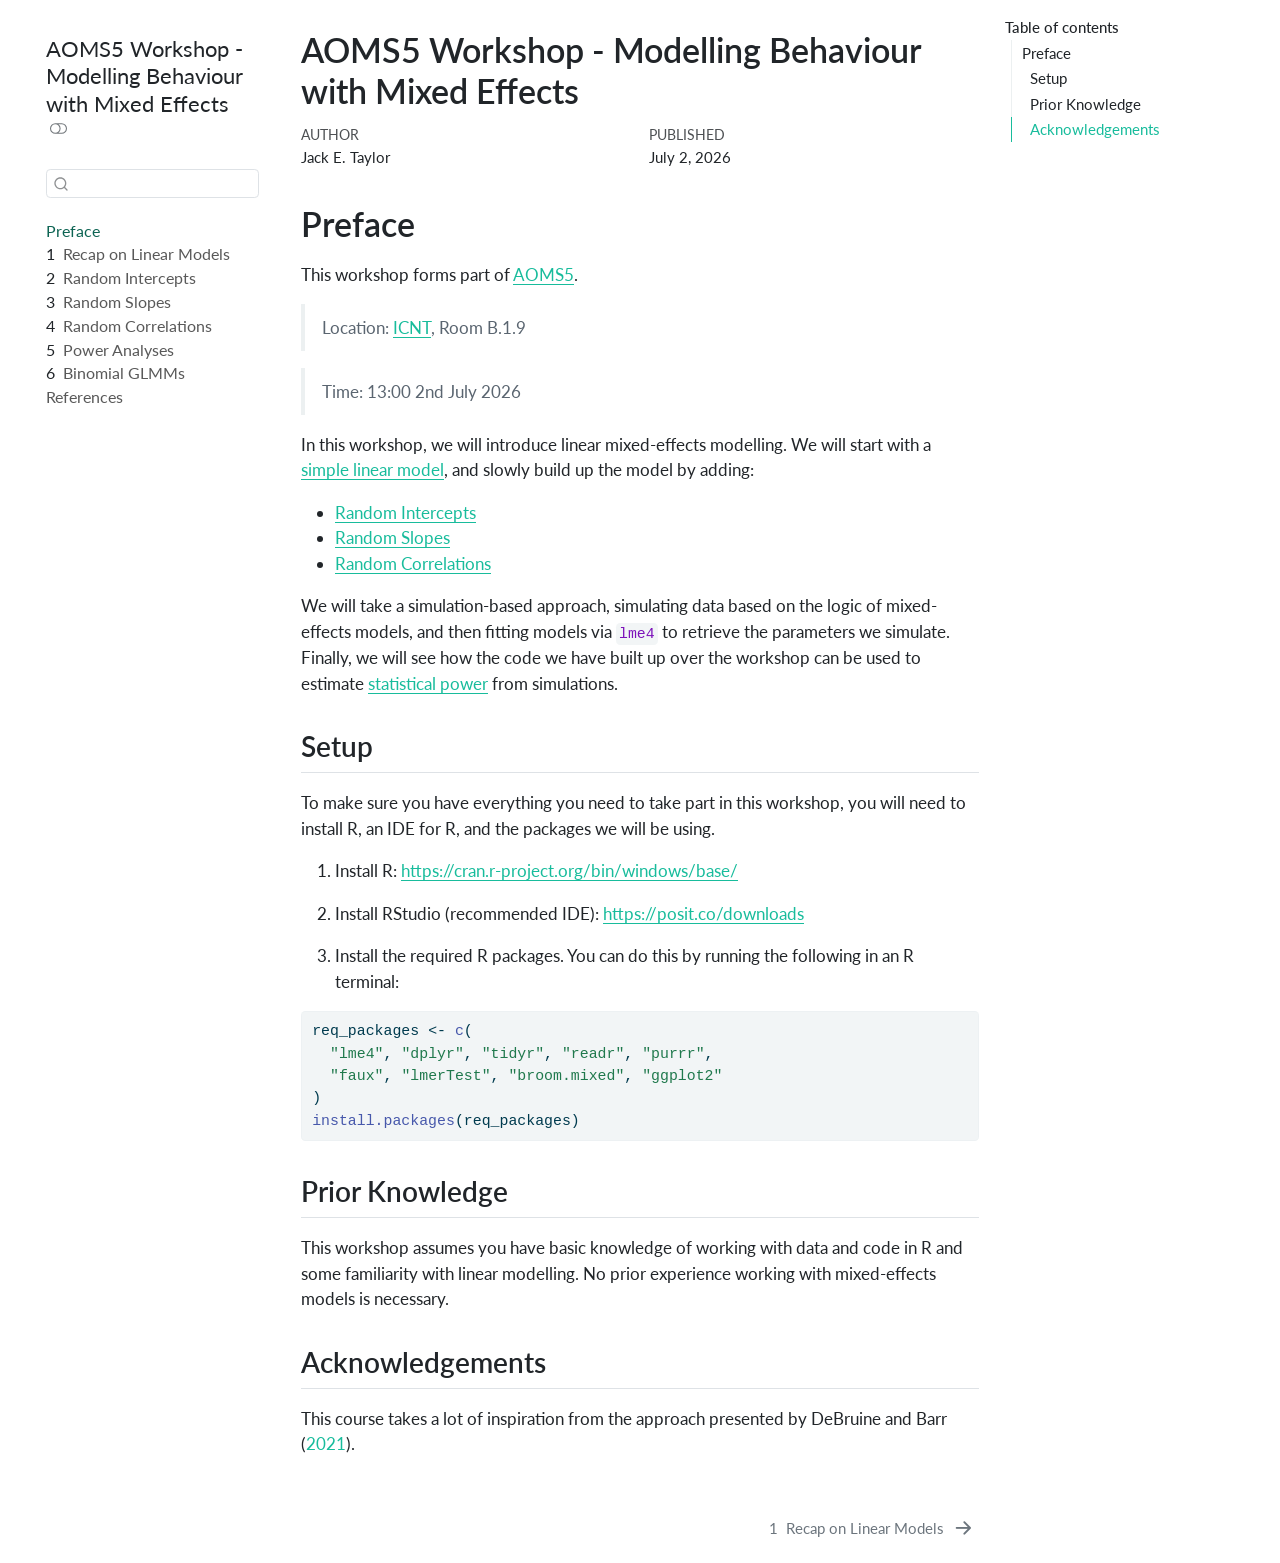
<file: docs/index.html>
<!DOCTYPE html>
<html xmlns="http://www.w3.org/1999/xhtml" lang="en" xml:lang="en"><head>

<meta charset="utf-8">
<meta name="generator" content="quarto-1.9.38">

<meta name="viewport" content="width=device-width, initial-scale=1.0, user-scalable=yes">

<meta name="author" content="Jack E. Taylor">
<meta name="dcterms.date" content="2026-07-02">

<title>AOMS5 Workshop - Modelling Behaviour with Mixed Effects</title>
<style>
/* Default styles provided by pandoc.
** See https://pandoc.org/MANUAL.html#variables-for-html for config info.
*/
code{white-space: pre-wrap;}
span.smallcaps{font-variant: small-caps;}
div.columns{display: flex; gap: min(4vw, 1.5em);}
div.column{flex: auto; overflow-x: auto;}
div.hanging-indent{margin-left: 1.5em; text-indent: -1.5em;}
ul.task-list{list-style: none;}
ul.task-list li input[type="checkbox"] {
  width: 0.8em;
  margin: 0 0.8em 0.2em -1em; /* quarto-specific, see https://github.com/quarto-dev/quarto-cli/issues/4556 */ 
  vertical-align: middle;
}
/* CSS for syntax highlighting */
html { -webkit-text-size-adjust: 100%; }
pre > code.sourceCode { white-space: pre; position: relative; }
pre > code.sourceCode > span { display: inline-block; line-height: 1.25; }
pre > code.sourceCode > span:empty { height: 1.2em; }
.sourceCode { overflow: visible; }
code.sourceCode > span { color: inherit; text-decoration: inherit; }
div.sourceCode { margin: 1em 0; }
pre.sourceCode { margin: 0; }
@media screen {
div.sourceCode { overflow: auto; }
}
@media print {
pre > code.sourceCode { white-space: pre-wrap; }
pre > code.sourceCode > span { text-indent: -5em; padding-left: 5em; }
}
pre.numberSource code
  { counter-reset: source-line 0; }
pre.numberSource code > span
  { position: relative; left: -4em; counter-increment: source-line; }
pre.numberSource code > span > a:first-child::before
  { content: counter(source-line);
    position: relative; left: -1em; text-align: right; vertical-align: baseline;
    border: none; display: inline-block;
    -webkit-touch-callout: none; -webkit-user-select: none;
    -khtml-user-select: none; -moz-user-select: none;
    -ms-user-select: none; user-select: none;
    padding: 0 4px; width: 4em;
  }
pre.numberSource { margin-left: 3em;  padding-left: 4px; }
div.sourceCode
  {   }
@media screen {
pre > code.sourceCode > span > a:first-child::before { text-decoration: underline; }
}
/* CSS for citations */
div.csl-bib-body { }
div.csl-entry {
  clear: both;
}
.hanging-indent div.csl-entry {
  margin-left:2em;
  text-indent:-2em;
}
div.csl-left-margin {
  min-width:2em;
  float:left;
}
div.csl-right-inline {
  margin-left:2em;
  padding-left:1em;
}
div.csl-indent {
  margin-left: 2em;
}</style>


<script src="site_libs/quarto-nav/quarto-nav.js"></script>
<script src="site_libs/quarto-nav/headroom.min.js"></script>
<script src="site_libs/clipboard/clipboard.min.js"></script>
<script src="site_libs/quarto-search/autocomplete.umd.js"></script>
<script src="site_libs/quarto-search/fuse.min.js"></script>
<script src="site_libs/quarto-search/quarto-search.js"></script>
<meta name="quarto:offset" content="./">
<link href="./01-linear_models.html" rel="next">
<script src="site_libs/quarto-html/quarto.js" type="module"></script>
<script src="site_libs/quarto-html/tabsets/tabsets.js" type="module"></script>
<script src="site_libs/quarto-html/popper.min.js"></script>
<script src="site_libs/quarto-html/tippy.umd.min.js"></script>
<script src="site_libs/quarto-html/anchor.min.js"></script>
<link href="site_libs/quarto-html/tippy.css" rel="stylesheet">
<link href="site_libs/quarto-html/quarto-syntax-highlighting-15634bcf2e68342d4ad2dfa704d543f6.css" rel="stylesheet" class="quarto-color-scheme" id="quarto-text-highlighting-styles">
<link href="site_libs/quarto-html/quarto-syntax-highlighting-dark-0a6b7249c26820e032cb0bd839ff02b1.css" rel="stylesheet" class="quarto-color-scheme quarto-color-alternate" id="quarto-text-highlighting-styles">
<link href="site_libs/quarto-html/quarto-syntax-highlighting-15634bcf2e68342d4ad2dfa704d543f6.css" rel="stylesheet" class="quarto-color-scheme-extra" id="quarto-text-highlighting-styles">
<script src="site_libs/bootstrap/bootstrap.min.js"></script>
<link href="site_libs/bootstrap/bootstrap-icons.css" rel="stylesheet">
<link href="site_libs/bootstrap/bootstrap-ffc4c3fc79587ee79da4865b6a08975e.min.css" rel="stylesheet" append-hash="true" class="quarto-color-scheme" id="quarto-bootstrap" data-mode="light">
<link href="site_libs/bootstrap/bootstrap-dark-acff971833d9769290026d534105daaa.min.css" rel="stylesheet" append-hash="true" class="quarto-color-scheme quarto-color-alternate" id="quarto-bootstrap" data-mode="dark">
<link href="site_libs/bootstrap/bootstrap-ffc4c3fc79587ee79da4865b6a08975e.min.css" rel="stylesheet" append-hash="true" class="quarto-color-scheme-extra" id="quarto-bootstrap" data-mode="light">
<script id="quarto-search-options" type="application/json">{
  "location": "sidebar",
  "copy-button": false,
  "collapse-after": 3,
  "panel-placement": "start",
  "type": "textbox",
  "limit": 50,
  "keyboard-shortcut": [
    "f",
    "/",
    "s"
  ],
  "show-item-context": false,
  "language": {
    "search-no-results-text": "No results",
    "search-matching-documents-text": "matching documents",
    "search-copy-link-title": "Copy link to search",
    "search-hide-matches-text": "Hide additional matches",
    "search-more-match-text": "more match in this document",
    "search-more-matches-text": "more matches in this document",
    "search-clear-button-title": "Clear",
    "search-text-placeholder": "",
    "search-detached-cancel-button-title": "Cancel",
    "search-submit-button-title": "Submit",
    "search-label": "Search"
  }
}</script>


<link rel="stylesheet" href="styles.css">
</head>

<body class="nav-sidebar floating quarto-light"><script id="quarto-html-before-body" type="application/javascript">
    const toggleBodyColorMode = (bsSheetEl) => {
      const mode = bsSheetEl.getAttribute("data-mode");
      const bodyEl = window.document.querySelector("body");
      if (mode === "dark") {
        bodyEl.classList.add("quarto-dark");
        bodyEl.classList.remove("quarto-light");
      } else {
        bodyEl.classList.add("quarto-light");
        bodyEl.classList.remove("quarto-dark");
      }
    }
    const toggleBodyColorPrimary = () => {
      const bsSheetEl = window.document.querySelector("link#quarto-bootstrap:not([rel=disabled-stylesheet])");
      if (bsSheetEl) {
        toggleBodyColorMode(bsSheetEl);
      }
    }
    const setColorSchemeToggle = (alternate) => {
      const toggles = window.document.querySelectorAll('.quarto-color-scheme-toggle');
      for (let i=0; i < toggles.length; i++) {
        const toggle = toggles[i];
        if (toggle) {
          if (alternate) {
            toggle.classList.add("alternate");
          } else {
            toggle.classList.remove("alternate");
          }
        }
      }
    };
    const toggleColorMode = (alternate) => {
      // Switch the stylesheets
      const primaryStylesheets = window.document.querySelectorAll('link.quarto-color-scheme:not(.quarto-color-alternate)');
      const alternateStylesheets = window.document.querySelectorAll('link.quarto-color-scheme.quarto-color-alternate');
      manageTransitions('#quarto-margin-sidebar .nav-link', false);
      if (alternate) {
        // note: dark is layered on light, we don't disable primary!
        enableStylesheet(alternateStylesheets);
        for (const sheetNode of alternateStylesheets) {
          if (sheetNode.id === "quarto-bootstrap") {
            toggleBodyColorMode(sheetNode);
          }
        }
      } else {
        disableStylesheet(alternateStylesheets);
        enableStylesheet(primaryStylesheets)
        toggleBodyColorPrimary();
      }
      manageTransitions('#quarto-margin-sidebar .nav-link', true);
      // Switch the toggles
      setColorSchemeToggle(alternate)
      // Hack to workaround the fact that safari doesn't
      // properly recolor the scrollbar when toggling (#1455)
      if (navigator.userAgent.indexOf('Safari') > 0 && navigator.userAgent.indexOf('Chrome') == -1) {
        manageTransitions("body", false);
        window.scrollTo(0, 1);
        setTimeout(() => {
          window.scrollTo(0, 0);
          manageTransitions("body", true);
        }, 40);
      }
    }
    const disableStylesheet = (stylesheets) => {
      for (let i=0; i < stylesheets.length; i++) {
        const stylesheet = stylesheets[i];
        stylesheet.rel = 'disabled-stylesheet';
      }
    }
    const enableStylesheet = (stylesheets) => {
      for (let i=0; i < stylesheets.length; i++) {
        const stylesheet = stylesheets[i];
        if(stylesheet.rel !== 'stylesheet') { // for Chrome, which will still FOUC without this check
          stylesheet.rel = 'stylesheet';
        }
      }
    }
    const manageTransitions = (selector, allowTransitions) => {
      const els = window.document.querySelectorAll(selector);
      for (let i=0; i < els.length; i++) {
        const el = els[i];
        if (allowTransitions) {
          el.classList.remove('notransition');
        } else {
          el.classList.add('notransition');
        }
      }
    }
    const isFileUrl = () => {
      return window.location.protocol === 'file:';
    }
    const hasAlternateSentinel = () => {
      let styleSentinel = getColorSchemeSentinel();
      if (styleSentinel !== null) {
        return styleSentinel === "alternate";
      } else {
        return false;
      }
    }
    const setStyleSentinel = (alternate) => {
      const value = alternate ? "alternate" : "default";
      if (!isFileUrl()) {
        window.localStorage.setItem("quarto-color-scheme", value);
      } else {
        localAlternateSentinel = value;
      }
    }
    const getColorSchemeSentinel = () => {
      if (!isFileUrl()) {
        const storageValue = window.localStorage.getItem("quarto-color-scheme");
        return storageValue != null ? storageValue : localAlternateSentinel;
      } else {
        return localAlternateSentinel;
      }
    }
    const toggleGiscusIfUsed = (isAlternate, darkModeDefault) => {
      const baseTheme = document.querySelector('#giscus-base-theme')?.value ?? 'light';
      const alternateTheme = document.querySelector('#giscus-alt-theme')?.value ?? 'dark';
      let newTheme = '';
      if(authorPrefersDark) {
        newTheme = isAlternate ? baseTheme : alternateTheme;
      } else {
        newTheme = isAlternate ? alternateTheme : baseTheme;
      }
      const changeGiscusTheme = () => {
        // From: https://github.com/giscus/giscus/issues/336
        const sendMessage = (message) => {
          const iframe = document.querySelector('iframe.giscus-frame');
          if (!iframe) return;
          iframe.contentWindow.postMessage({ giscus: message }, 'https://giscus.app');
        }
        sendMessage({
          setConfig: {
            theme: newTheme
          }
        });
      }
      const isGiscussLoaded = window.document.querySelector('iframe.giscus-frame') !== null;
      if (isGiscussLoaded) {
        changeGiscusTheme();
      }
    };
    const authorPrefersDark = false;
    const darkModeDefault = authorPrefersDark;
      document.querySelector('link#quarto-text-highlighting-styles.quarto-color-scheme-extra').rel = 'disabled-stylesheet';
      document.querySelector('link#quarto-bootstrap.quarto-color-scheme-extra').rel = 'disabled-stylesheet';
    let localAlternateSentinel = darkModeDefault ? 'alternate' : 'default';
    // Dark / light mode switch
    window.quartoToggleColorScheme = () => {
      // Read the current dark / light value
      let toAlternate = !hasAlternateSentinel();
      toggleColorMode(toAlternate);
      setStyleSentinel(toAlternate);
      toggleGiscusIfUsed(toAlternate, darkModeDefault);
      window.dispatchEvent(new Event('resize'));
    };
    // Switch to dark mode if need be
    if (hasAlternateSentinel()) {
      toggleColorMode(true);
    } else {
      toggleColorMode(false);
    }
  </script>

<div id="quarto-search-results"></div>
  <header id="quarto-header" class="headroom fixed-top">
  <nav class="quarto-secondary-nav">
    <div class="container-fluid d-flex">
      <button type="button" class="quarto-btn-toggle btn" data-bs-toggle="collapse" role="button" data-bs-target=".quarto-sidebar-collapse-item" aria-controls="quarto-sidebar" aria-expanded="false" aria-label="Toggle sidebar navigation" onclick="if (window.quartoToggleHeadroom) { window.quartoToggleHeadroom(); }">
        <i class="bi bi-layout-text-sidebar-reverse"></i>
      </button>
        <nav class="quarto-page-breadcrumbs" aria-label="breadcrumb"><ol class="breadcrumb"><li class="breadcrumb-item"><a href="./index.html">Preface</a></li></ol></nav>
        <a class="flex-grow-1" role="navigation" data-bs-toggle="collapse" data-bs-target=".quarto-sidebar-collapse-item" aria-controls="quarto-sidebar" aria-expanded="false" aria-label="Toggle sidebar navigation" onclick="if (window.quartoToggleHeadroom) { window.quartoToggleHeadroom(); }">      
        </a>
      <button type="button" class="btn quarto-search-button" aria-label="Search" onclick="window.quartoOpenSearch();">
        <i class="bi bi-search"></i>
      </button>
    </div>
  </nav>
</header>
<!-- content -->
<div id="quarto-content" class="quarto-container page-columns page-rows-contents page-layout-article">
<!-- sidebar -->
  <nav id="quarto-sidebar" class="sidebar collapse collapse-horizontal quarto-sidebar-collapse-item sidebar-navigation floating overflow-auto">
    <div class="pt-lg-2 mt-2 text-left sidebar-header">
    <div class="sidebar-title mb-0 py-0">
      <a href="./">AOMS5 Workshop - Modelling Behaviour with Mixed Effects</a> 
        <div class="sidebar-tools-main">
  <a href="" class="quarto-color-scheme-toggle quarto-navigation-tool  px-1" onclick="window.quartoToggleColorScheme(); return false;" title="Toggle dark mode"><i class="bi"></i></a>
</div>
    </div>
      </div>
        <div class="mt-2 flex-shrink-0 align-items-center">
        <div class="sidebar-search">
        <div id="quarto-search" class="" title="Search"></div>
        </div>
        </div>
    <div class="sidebar-menu-container"> 
    <ul class="list-unstyled mt-1">
        <li class="sidebar-item">
  <div class="sidebar-item-container"> 
  <a href="./index.html" class="sidebar-item-text sidebar-link active">
 <span class="menu-text">Preface</span></a>
  </div>
</li>
        <li class="sidebar-item">
  <div class="sidebar-item-container"> 
  <a href="./01-linear_models.html" class="sidebar-item-text sidebar-link">
 <span class="menu-text"><span class="chapter-number">1</span>&nbsp; <span class="chapter-title">Recap on Linear Models</span></span></a>
  </div>
</li>
        <li class="sidebar-item">
  <div class="sidebar-item-container"> 
  <a href="./02-random_intercepts.html" class="sidebar-item-text sidebar-link">
 <span class="menu-text"><span class="chapter-number">2</span>&nbsp; <span class="chapter-title">Random Intercepts</span></span></a>
  </div>
</li>
        <li class="sidebar-item">
  <div class="sidebar-item-container"> 
  <a href="./03-random_slopes.html" class="sidebar-item-text sidebar-link">
 <span class="menu-text"><span class="chapter-number">3</span>&nbsp; <span class="chapter-title">Random Slopes</span></span></a>
  </div>
</li>
        <li class="sidebar-item">
  <div class="sidebar-item-container"> 
  <a href="./04-random_correlatons.html" class="sidebar-item-text sidebar-link">
 <span class="menu-text"><span class="chapter-number">4</span>&nbsp; <span class="chapter-title">Random Correlations</span></span></a>
  </div>
</li>
        <li class="sidebar-item">
  <div class="sidebar-item-container"> 
  <a href="./05-power_analyses.html" class="sidebar-item-text sidebar-link">
 <span class="menu-text"><span class="chapter-number">5</span>&nbsp; <span class="chapter-title">Power Analyses</span></span></a>
  </div>
</li>
        <li class="sidebar-item">
  <div class="sidebar-item-container"> 
  <a href="./06-GLMMs.html" class="sidebar-item-text sidebar-link">
 <span class="menu-text"><span class="chapter-number">6</span>&nbsp; <span class="chapter-title">Binomial GLMMs</span></span></a>
  </div>
</li>
        <li class="sidebar-item">
  <div class="sidebar-item-container"> 
  <a href="./references.html" class="sidebar-item-text sidebar-link">
 <span class="menu-text">References</span></a>
  </div>
</li>
    </ul>
    </div>
</nav>
<div id="quarto-sidebar-glass" class="quarto-sidebar-collapse-item" data-bs-toggle="collapse" data-bs-target=".quarto-sidebar-collapse-item"></div>
<!-- margin-sidebar -->
    <div id="quarto-margin-sidebar" class="sidebar margin-sidebar">
        <nav id="TOC" role="doc-toc" class="toc-active">
    <h2 id="toc-title">Table of contents</h2>
   
  <ul>
  <li><a href="#preface" id="toc-preface" class="nav-link active" data-scroll-target="#preface">Preface</a>
  <ul class="collapse">
  <li><a href="#setup" id="toc-setup" class="nav-link" data-scroll-target="#setup">Setup</a></li>
  <li><a href="#prior-knowledge" id="toc-prior-knowledge" class="nav-link" data-scroll-target="#prior-knowledge">Prior Knowledge</a></li>
  <li><a href="#acknowledgements" id="toc-acknowledgements" class="nav-link" data-scroll-target="#acknowledgements">Acknowledgements</a></li>
  </ul></li>
  </ul>
</nav>
    </div>
<!-- main -->
<main class="content" id="quarto-document-content">


<header id="title-block-header" class="quarto-title-block default">
<div class="quarto-title">
<h1 class="title">AOMS5 Workshop - Modelling Behaviour with Mixed Effects</h1>
</div>



<div class="quarto-title-meta">

    <div>
    <div class="quarto-title-meta-heading">Author</div>
    <div class="quarto-title-meta-contents">
             <p>Jack E. Taylor </p>
          </div>
  </div>
    
    <div>
    <div class="quarto-title-meta-heading">Published</div>
    <div class="quarto-title-meta-contents">
      <p class="date">July 2, 2026</p>
    </div>
  </div>
  
    
  </div>
  


</header>


<section id="preface" class="level1 unnumbered">
<h1 class="unnumbered">Preface</h1>
<p>This workshop forms part of <a href="https://cles.umk.pl/conferences-events/aoms5/">AOMS5</a>.</p>
<blockquote class="blockquote">
<p>Location: <a href="https://icnt.umk.pl/">ICNT</a>, Room B.1.9</p>
</blockquote>
<blockquote class="blockquote">
<p>Time: 13:00 2nd July 2026</p>
</blockquote>
<p>In this workshop, we will introduce linear mixed-effects modelling. We will start with a <a href="01-linear_models">simple linear model</a>, and slowly build up the model by adding:</p>
<ul>
<li><a href="02-random_intercepts">Random Intercepts</a></li>
<li><a href="03-random_slopes">Random Slopes</a></li>
<li><a href="04-random_correlations">Random Correlations</a></li>
</ul>
<p>We will take a simulation-based approach, simulating data based on the logic of mixed-effects models, and then fitting models via <code>lme4</code> to retrieve the parameters we simulate. Finally, we will see how the code we have built up over the workshop can be used to estimate <a href="05-power_analyses">statistical power</a> from simulations.</p>
<section id="setup" class="level2">
<h2 class="anchored" data-anchor-id="setup">Setup</h2>
<p>To make sure you have everything you need to take part in this workshop, you will need to install R, an IDE for R, and the packages we will be using.</p>
<ol type="1">
<li><p>Install R: <a href="https://cran.r-project.org/bin/windows/base/">https://cran.r-project.org/bin/windows/base/</a></p></li>
<li><p>Install RStudio (recommended IDE): <a href="https://posit.co/downloads">https://posit.co/downloads</a></p></li>
<li><p>Install the required R packages. You can do this by running the following in an R terminal:</p></li>
</ol>
<div class="cell">
<div class="code-copy-outer-scaffold"><div class="sourceCode cell-code" id="cb1"><pre class="sourceCode r code-with-copy"><code class="sourceCode r"><span id="cb1-1"><a href="#cb1-1" aria-hidden="true" tabindex="-1"></a>req_packages <span class="ot">&lt;-</span> <span class="fu">c</span>(</span>
<span id="cb1-2"><a href="#cb1-2" aria-hidden="true" tabindex="-1"></a>  <span class="st">"lme4"</span>, <span class="st">"dplyr"</span>, <span class="st">"tidyr"</span>, <span class="st">"readr"</span>, <span class="st">"purrr"</span>,</span>
<span id="cb1-3"><a href="#cb1-3" aria-hidden="true" tabindex="-1"></a>  <span class="st">"faux"</span>, <span class="st">"lmerTest"</span>, <span class="st">"broom.mixed"</span>, <span class="st">"ggplot2"</span></span>
<span id="cb1-4"><a href="#cb1-4" aria-hidden="true" tabindex="-1"></a>)</span>
<span id="cb1-5"><a href="#cb1-5" aria-hidden="true" tabindex="-1"></a><span class="fu">install.packages</span>(req_packages)</span></code></pre></div><button title="Copy to Clipboard" class="code-copy-button"><i class="bi"></i></button></div>
</div>
</section>
<section id="prior-knowledge" class="level2">
<h2 class="anchored" data-anchor-id="prior-knowledge">Prior Knowledge</h2>
<p>This workshop assumes you have basic knowledge of working with data and code in R and some familiarity with linear modelling. No prior experience working with mixed-effects models is necessary.</p>
</section>
<section id="acknowledgements" class="level2">
<h2 class="anchored" data-anchor-id="acknowledgements">Acknowledgements</h2>
<p>This course takes a lot of inspiration from the approach presented by <span class="citation" data-cites="debruineUnderstandingMixedEffectsModels2021">DeBruine and Barr (<a href="references.html#ref-debruineUnderstandingMixedEffectsModels2021" role="doc-biblioref">2021</a>)</span>.</p>


<div id="refs" class="references csl-bib-body hanging-indent" role="list" style="display: none">
<div id="ref-debruineUnderstandingMixedEffectsModels2021" class="csl-entry" role="listitem">
DeBruine, Lisa M., and Dale J. Barr. 2021. <span>“Understanding <span>Mixed-Effects Models Through Data Simulation</span>.”</span> <em>Advances in Methods and Practices in Psychological Science</em> 4 (1): 2515245920965119. <a href="https://doi.org/10.1177/2515245920965119">https://doi.org/10.1177/2515245920965119</a>.
</div>
</div>
</section>
</section>

</main> <!-- /main -->
<script id="quarto-html-after-body" type="application/javascript">
  window.document.addEventListener("DOMContentLoaded", function (event) {
    // Ensure there is a toggle, if there isn't float one in the top right
    if (window.document.querySelector('.quarto-color-scheme-toggle') === null) {
      const a = window.document.createElement('a');
      a.classList.add('top-right');
      a.classList.add('quarto-color-scheme-toggle');
      a.href = "";
      a.onclick = function() { try { window.quartoToggleColorScheme(); } catch {} return false; };
      const i = window.document.createElement("i");
      i.classList.add('bi');
      a.appendChild(i);
      window.document.body.appendChild(a);
    }
    setColorSchemeToggle(hasAlternateSentinel())
    const icon = "";
    const anchorJS = new window.AnchorJS();
    anchorJS.options = {
      placement: 'right',
      icon: icon
    };
    anchorJS.add('.anchored');
    const isCodeAnnotation = (el) => {
      for (const clz of el.classList) {
        if (clz.startsWith('code-annotation-')) {                     
          return true;
        }
      }
      return false;
    }
    const onCopySuccess = function(e) {
      // button target
      const button = e.trigger;
      // don't keep focus
      button.blur();
      // flash "checked"
      button.classList.add('code-copy-button-checked');
      var currentTitle = button.getAttribute("title");
      button.setAttribute("title", "Copied!");
      let tooltip;
      if (window.bootstrap) {
        button.setAttribute("data-bs-toggle", "tooltip");
        button.setAttribute("data-bs-placement", "left");
        button.setAttribute("data-bs-title", "Copied!");
        tooltip = new bootstrap.Tooltip(button, 
          { trigger: "manual", 
            customClass: "code-copy-button-tooltip",
            offset: [0, -8]});
        tooltip.show();    
      }
      setTimeout(function() {
        if (tooltip) {
          tooltip.hide();
          button.removeAttribute("data-bs-title");
          button.removeAttribute("data-bs-toggle");
          button.removeAttribute("data-bs-placement");
        }
        button.setAttribute("title", currentTitle);
        button.classList.remove('code-copy-button-checked');
      }, 1000);
      // clear code selection
      e.clearSelection();
    }
    const getTextToCopy = function(trigger) {
      const outerScaffold = trigger.parentElement.cloneNode(true);
      const codeEl = outerScaffold.querySelector('code');
      for (const childEl of codeEl.children) {
        if (isCodeAnnotation(childEl)) {
          childEl.remove();
        }
      }
      return codeEl.innerText;
    }
    const clipboard = new window.ClipboardJS('.code-copy-button:not([data-in-quarto-modal])', {
      text: getTextToCopy
    });
    clipboard.on('success', onCopySuccess);
    if (window.document.getElementById('quarto-embedded-source-code-modal')) {
      const clipboardModal = new window.ClipboardJS('.code-copy-button[data-in-quarto-modal]', {
        text: getTextToCopy,
        container: window.document.getElementById('quarto-embedded-source-code-modal')
      });
      clipboardModal.on('success', onCopySuccess);
    }
      var localhostRegex = new RegExp(/^(?:http|https):\/\/localhost\:?[0-9]*\//);
      var mailtoRegex = new RegExp(/^mailto:/);
        var filterRegex = new RegExp('/' + window.location.host + '/');
      var isInternal = (href) => {
          return filterRegex.test(href) || localhostRegex.test(href) || mailtoRegex.test(href);
      }
      // Inspect non-navigation links and adorn them if external
     var links = window.document.querySelectorAll('a[href]:not(.nav-link):not(.navbar-brand):not(.toc-action):not(.sidebar-link):not(.sidebar-item-toggle):not(.pagination-link):not(.no-external):not([aria-hidden]):not(.dropdown-item):not(.quarto-navigation-tool):not(.about-link)');
      for (var i=0; i<links.length; i++) {
        const link = links[i];
        if (!isInternal(link.href)) {
          // undo the damage that might have been done by quarto-nav.js in the case of
          // links that we want to consider external
          if (link.dataset.originalHref !== undefined) {
            link.href = link.dataset.originalHref;
          }
        }
      }
    function tippyHover(el, contentFn, onTriggerFn, onUntriggerFn) {
      const config = {
        allowHTML: true,
        maxWidth: 500,
        delay: 100,
        arrow: false,
        appendTo: function(el) {
            return el.parentElement;
        },
        interactive: true,
        interactiveBorder: 10,
        theme: 'quarto',
        placement: 'bottom-start',
      };
      if (contentFn) {
        config.content = contentFn;
      }
      if (onTriggerFn) {
        config.onTrigger = onTriggerFn;
      }
      if (onUntriggerFn) {
        config.onUntrigger = onUntriggerFn;
      }
      window.tippy(el, config); 
    }
    const noterefs = window.document.querySelectorAll('a[role="doc-noteref"]');
    for (var i=0; i<noterefs.length; i++) {
      const ref = noterefs[i];
      tippyHover(ref, function() {
        // use id or data attribute instead here
        let href = ref.getAttribute('data-footnote-href') || ref.getAttribute('href');
        try { href = new URL(href).hash; } catch {}
        const id = href.replace(/^#\/?/, "");
        const note = window.document.getElementById(id);
        if (note) {
          return note.innerHTML;
        } else {
          return "";
        }
      });
    }
    const xrefs = window.document.querySelectorAll('a.quarto-xref');
    const processXRef = (id, note) => {
      // Strip column container classes
      const stripColumnClz = (el) => {
        el.classList.remove("page-full", "page-columns");
        if (el.children) {
          for (const child of el.children) {
            stripColumnClz(child);
          }
        }
      }
      stripColumnClz(note)
      if (id === null || id.startsWith('sec-')) {
        // Special case sections, only their first couple elements
        const container = document.createElement("div");
        if (note.children && note.children.length > 2) {
          container.appendChild(note.children[0].cloneNode(true));
          for (let i = 1; i < note.children.length; i++) {
            const child = note.children[i];
            if (child.tagName === "P" && child.innerText === "") {
              continue;
            } else {
              container.appendChild(child.cloneNode(true));
              break;
            }
          }
          if (window.Quarto?.typesetMath) {
            window.Quarto.typesetMath(container);
          }
          return container.innerHTML
        } else {
          if (window.Quarto?.typesetMath) {
            window.Quarto.typesetMath(note);
          }
          return note.innerHTML;
        }
      } else {
        // Remove any anchor links if they are present
        const anchorLink = note.querySelector('a.anchorjs-link');
        if (anchorLink) {
          anchorLink.remove();
        }
        if (window.Quarto?.typesetMath) {
          window.Quarto.typesetMath(note);
        }
        if (note.classList.contains("callout")) {
          return note.outerHTML;
        } else {
          return note.innerHTML;
        }
      }
    }
    for (var i=0; i<xrefs.length; i++) {
      const xref = xrefs[i];
      tippyHover(xref, undefined, function(instance) {
        instance.disable();
        let url = xref.getAttribute('href');
        let hash = undefined; 
        if (url.startsWith('#')) {
          hash = url;
        } else {
          try { hash = new URL(url).hash; } catch {}
        }
        if (hash) {
          const id = hash.replace(/^#\/?/, "");
          const note = window.document.getElementById(id);
          if (note !== null) {
            try {
              const html = processXRef(id, note.cloneNode(true));
              instance.setContent(html);
            } finally {
              instance.enable();
              instance.show();
            }
          } else {
            // See if we can fetch this
            fetch(url.split('#')[0])
            .then(res => res.text())
            .then(html => {
              const parser = new DOMParser();
              const htmlDoc = parser.parseFromString(html, "text/html");
              const note = htmlDoc.getElementById(id);
              if (note !== null) {
                const html = processXRef(id, note);
                instance.setContent(html);
              } 
            }).finally(() => {
              instance.enable();
              instance.show();
            });
          }
        } else {
          // See if we can fetch a full url (with no hash to target)
          // This is a special case and we should probably do some content thinning / targeting
          fetch(url)
          .then(res => res.text())
          .then(html => {
            const parser = new DOMParser();
            const htmlDoc = parser.parseFromString(html, "text/html");
            const note = htmlDoc.querySelector('main.content');
            if (note !== null) {
              // This should only happen for chapter cross references
              // (since there is no id in the URL)
              // remove the first header
              if (note.children.length > 0 && note.children[0].tagName === "HEADER") {
                note.children[0].remove();
              }
              const html = processXRef(null, note);
              instance.setContent(html);
            } 
          }).finally(() => {
            instance.enable();
            instance.show();
          });
        }
      }, function(instance) {
      });
    }
        let selectedAnnoteEl;
        const selectorForAnnotation = ( cell, annotation) => {
          let cellAttr = 'data-code-cell="' + cell + '"';
          let lineAttr = 'data-code-annotation="' +  annotation + '"';
          const selector = 'span[' + cellAttr + '][' + lineAttr + ']';
          return selector;
        }
        const selectCodeLines = (annoteEl) => {
          const doc = window.document;
          const targetCell = annoteEl.getAttribute("data-target-cell");
          const targetAnnotation = annoteEl.getAttribute("data-target-annotation");
          const annoteSpan = window.document.querySelector(selectorForAnnotation(targetCell, targetAnnotation));
          const lines = annoteSpan.getAttribute("data-code-lines").split(",");
          const lineIds = lines.map((line) => {
            return targetCell + "-" + line;
          })
          let top = null;
          let height = null;
          let parent = null;
          if (lineIds.length > 0) {
              //compute the position of the single el (top and bottom and make a div)
              const el = window.document.getElementById(lineIds[0]);
              top = el.offsetTop;
              height = el.offsetHeight;
              parent = el.parentElement.parentElement;
            if (lineIds.length > 1) {
              const lastEl = window.document.getElementById(lineIds[lineIds.length - 1]);
              const bottom = lastEl.offsetTop + lastEl.offsetHeight;
              height = bottom - top;
            }
            if (top !== null && height !== null && parent !== null) {
              // cook up a div (if necessary) and position it 
              let div = window.document.getElementById("code-annotation-line-highlight");
              if (div === null) {
                div = window.document.createElement("div");
                div.setAttribute("id", "code-annotation-line-highlight");
                div.style.position = 'absolute';
                parent.appendChild(div);
              }
              div.style.top = top - 2 + "px";
              div.style.height = height + 4 + "px";
              div.style.left = 0;
              let gutterDiv = window.document.getElementById("code-annotation-line-highlight-gutter");
              if (gutterDiv === null) {
                gutterDiv = window.document.createElement("div");
                gutterDiv.setAttribute("id", "code-annotation-line-highlight-gutter");
                gutterDiv.style.position = 'absolute';
                const codeCell = window.document.getElementById(targetCell);
                const gutter = codeCell.querySelector('.code-annotation-gutter');
                gutter.appendChild(gutterDiv);
              }
              gutterDiv.style.top = top - 2 + "px";
              gutterDiv.style.height = height + 4 + "px";
            }
            selectedAnnoteEl = annoteEl;
          }
        };
        const unselectCodeLines = () => {
          const elementsIds = ["code-annotation-line-highlight", "code-annotation-line-highlight-gutter"];
          elementsIds.forEach((elId) => {
            const div = window.document.getElementById(elId);
            if (div) {
              div.remove();
            }
          });
          selectedAnnoteEl = undefined;
        };
          // Handle positioning of the toggle
      window.addEventListener(
        "resize",
        throttle(() => {
          elRect = undefined;
          if (selectedAnnoteEl) {
            selectCodeLines(selectedAnnoteEl);
          }
        }, 10)
      );
      function throttle(fn, ms) {
      let throttle = false;
      let timer;
        return (...args) => {
          if(!throttle) { // first call gets through
              fn.apply(this, args);
              throttle = true;
          } else { // all the others get throttled
              if(timer) clearTimeout(timer); // cancel #2
              timer = setTimeout(() => {
                fn.apply(this, args);
                timer = throttle = false;
              }, ms);
          }
        };
      }
        // Attach click handler to the DT
        const annoteDls = window.document.querySelectorAll('dt[data-target-cell]');
        for (const annoteDlNode of annoteDls) {
          annoteDlNode.addEventListener('click', (event) => {
            const clickedEl = event.target;
            if (clickedEl !== selectedAnnoteEl) {
              unselectCodeLines();
              const activeEl = window.document.querySelector('dt[data-target-cell].code-annotation-active');
              if (activeEl) {
                activeEl.classList.remove('code-annotation-active');
              }
              selectCodeLines(clickedEl);
              clickedEl.classList.add('code-annotation-active');
            } else {
              // Unselect the line
              unselectCodeLines();
              clickedEl.classList.remove('code-annotation-active');
            }
          });
        }
    const findCites = (el) => {
      const parentEl = el.parentElement;
      if (parentEl) {
        const cites = parentEl.dataset.cites;
        if (cites) {
          return {
            el,
            cites: cites.split(' ')
          };
        } else {
          return findCites(el.parentElement)
        }
      } else {
        return undefined;
      }
    };
    var bibliorefs = window.document.querySelectorAll('a[role="doc-biblioref"]');
    for (var i=0; i<bibliorefs.length; i++) {
      const ref = bibliorefs[i];
      const citeInfo = findCites(ref);
      if (citeInfo) {
        tippyHover(citeInfo.el, function() {
          var popup = window.document.createElement('div');
          citeInfo.cites.forEach(function(cite) {
            var citeDiv = window.document.createElement('div');
            citeDiv.classList.add('hanging-indent');
            citeDiv.classList.add('csl-entry');
            var biblioDiv = window.document.getElementById('ref-' + cite);
            if (biblioDiv) {
              citeDiv.innerHTML = biblioDiv.innerHTML;
            }
            popup.appendChild(citeDiv);
          });
          return popup.innerHTML;
        });
      }
    }
  });
  </script>
<nav class="page-navigation">
  <div class="nav-page nav-page-previous">
  </div>
  <div class="nav-page nav-page-next">
      <a href="./01-linear_models.html" class="pagination-link" aria-label="Recap on Linear Models">
        <span class="nav-page-text"><span class="chapter-number">1</span>&nbsp; <span class="chapter-title">Recap on Linear Models</span></span> <i class="bi bi-arrow-right-short"></i>
      </a>
  </div>
</nav>
</div> <!-- /content -->




</body></html>
</file>
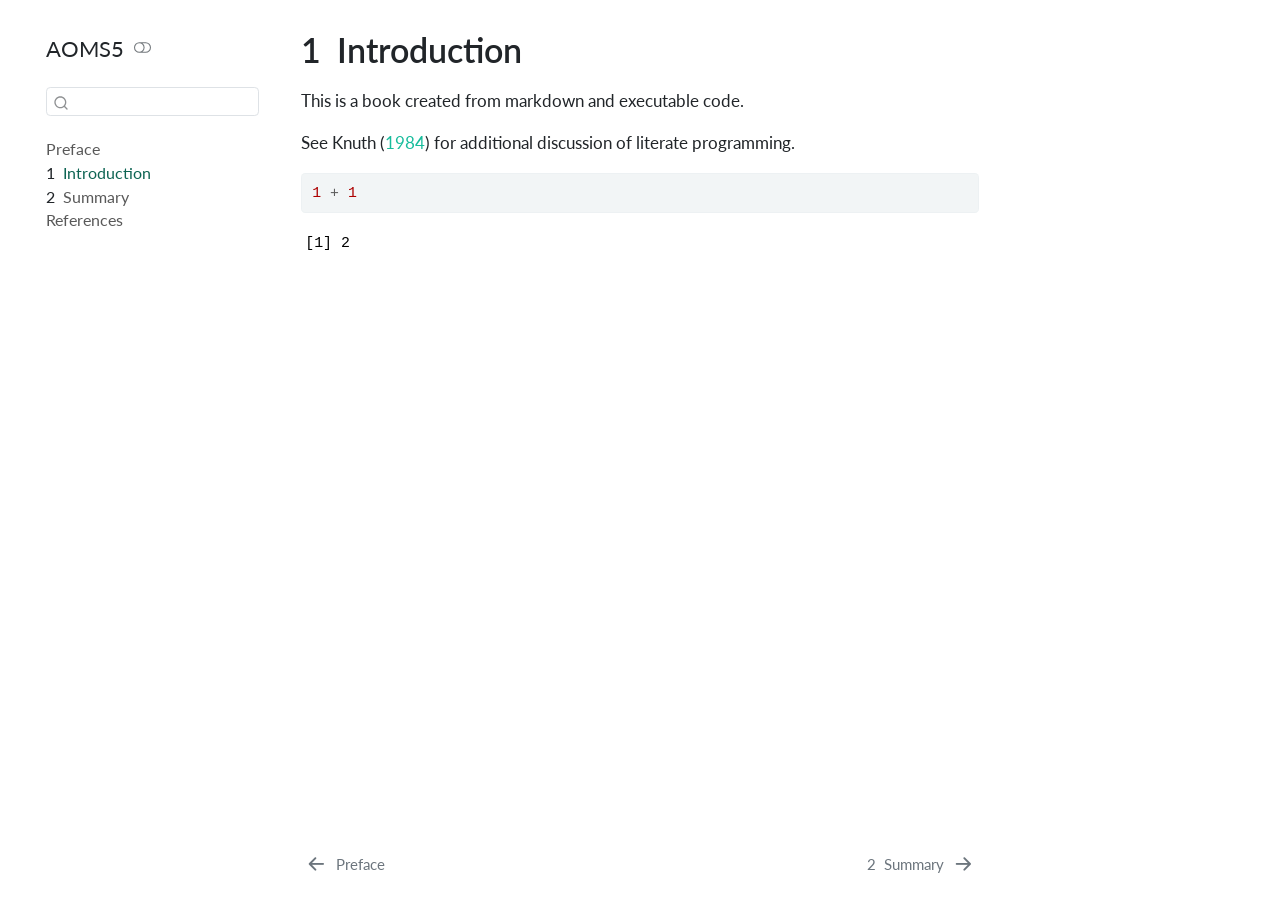
<file: docs/intro.html>
<!DOCTYPE html>
<html xmlns="http://www.w3.org/1999/xhtml" lang="en" xml:lang="en"><head>

<meta charset="utf-8">
<meta name="generator" content="quarto-1.9.37">

<meta name="viewport" content="width=device-width, initial-scale=1.0, user-scalable=yes">


<title>1&nbsp; Introduction – AOMS5</title>
<style>
/* Default styles provided by pandoc.
** See https://pandoc.org/MANUAL.html#variables-for-html for config info.
*/
code{white-space: pre-wrap;}
span.smallcaps{font-variant: small-caps;}
div.columns{display: flex; gap: min(4vw, 1.5em);}
div.column{flex: auto; overflow-x: auto;}
div.hanging-indent{margin-left: 1.5em; text-indent: -1.5em;}
ul.task-list{list-style: none;}
ul.task-list li input[type="checkbox"] {
  width: 0.8em;
  margin: 0 0.8em 0.2em -1em; /* quarto-specific, see https://github.com/quarto-dev/quarto-cli/issues/4556 */ 
  vertical-align: middle;
}
/* CSS for syntax highlighting */
html { -webkit-text-size-adjust: 100%; }
pre > code.sourceCode { white-space: pre; position: relative; }
pre > code.sourceCode > span { display: inline-block; line-height: 1.25; }
pre > code.sourceCode > span:empty { height: 1.2em; }
.sourceCode { overflow: visible; }
code.sourceCode > span { color: inherit; text-decoration: inherit; }
div.sourceCode { margin: 1em 0; }
pre.sourceCode { margin: 0; }
@media screen {
div.sourceCode { overflow: auto; }
}
@media print {
pre > code.sourceCode { white-space: pre-wrap; }
pre > code.sourceCode > span { text-indent: -5em; padding-left: 5em; }
}
pre.numberSource code
  { counter-reset: source-line 0; }
pre.numberSource code > span
  { position: relative; left: -4em; counter-increment: source-line; }
pre.numberSource code > span > a:first-child::before
  { content: counter(source-line);
    position: relative; left: -1em; text-align: right; vertical-align: baseline;
    border: none; display: inline-block;
    -webkit-touch-callout: none; -webkit-user-select: none;
    -khtml-user-select: none; -moz-user-select: none;
    -ms-user-select: none; user-select: none;
    padding: 0 4px; width: 4em;
  }
pre.numberSource { margin-left: 3em;  padding-left: 4px; }
div.sourceCode
  {   }
@media screen {
pre > code.sourceCode > span > a:first-child::before { text-decoration: underline; }
}
/* CSS for citations */
div.csl-bib-body { }
div.csl-entry {
  clear: both;
}
.hanging-indent div.csl-entry {
  margin-left:2em;
  text-indent:-2em;
}
div.csl-left-margin {
  min-width:2em;
  float:left;
}
div.csl-right-inline {
  margin-left:2em;
  padding-left:1em;
}
div.csl-indent {
  margin-left: 2em;
}</style>


<script src="site_libs/quarto-nav/quarto-nav.js"></script>
<script src="site_libs/quarto-nav/headroom.min.js"></script>
<script src="site_libs/clipboard/clipboard.min.js"></script>
<script src="site_libs/quarto-search/autocomplete.umd.js"></script>
<script src="site_libs/quarto-search/fuse.min.js"></script>
<script src="site_libs/quarto-search/quarto-search.js"></script>
<meta name="quarto:offset" content="./">
<link href="./summary.html" rel="next">
<link href="./index.html" rel="prev">
<script src="site_libs/quarto-html/quarto.js" type="module"></script>
<script src="site_libs/quarto-html/tabsets/tabsets.js" type="module"></script>
<script src="site_libs/quarto-html/popper.min.js"></script>
<script src="site_libs/quarto-html/tippy.umd.min.js"></script>
<script src="site_libs/quarto-html/anchor.min.js"></script>
<link href="site_libs/quarto-html/tippy.css" rel="stylesheet">
<link href="site_libs/quarto-html/quarto-syntax-highlighting-7f8f88aac4f3542376d5c11b86a4c14d.css" rel="stylesheet" class="quarto-color-scheme" id="quarto-text-highlighting-styles">
<link href="site_libs/quarto-html/quarto-syntax-highlighting-dark-d0ae9245876894da5ac7e18953ecc5cc.css" rel="stylesheet" class="quarto-color-scheme quarto-color-alternate" id="quarto-text-highlighting-styles">
<link href="site_libs/quarto-html/quarto-syntax-highlighting-7f8f88aac4f3542376d5c11b86a4c14d.css" rel="stylesheet" class="quarto-color-scheme-extra" id="quarto-text-highlighting-styles">
<script src="site_libs/bootstrap/bootstrap.min.js"></script>
<link href="site_libs/bootstrap/bootstrap-icons.css" rel="stylesheet">
<link href="site_libs/bootstrap/bootstrap-ffc4c3fc79587ee79da4865b6a08975e.min.css" rel="stylesheet" append-hash="true" class="quarto-color-scheme" id="quarto-bootstrap" data-mode="light">
<link href="site_libs/bootstrap/bootstrap-dark-acff971833d9769290026d534105daaa.min.css" rel="stylesheet" append-hash="true" class="quarto-color-scheme quarto-color-alternate" id="quarto-bootstrap" data-mode="dark">
<link href="site_libs/bootstrap/bootstrap-ffc4c3fc79587ee79da4865b6a08975e.min.css" rel="stylesheet" append-hash="true" class="quarto-color-scheme-extra" id="quarto-bootstrap" data-mode="light">
<script id="quarto-search-options" type="application/json">{
  "location": "sidebar",
  "copy-button": false,
  "collapse-after": 3,
  "panel-placement": "start",
  "type": "textbox",
  "limit": 50,
  "keyboard-shortcut": [
    "f",
    "/",
    "s"
  ],
  "show-item-context": false,
  "language": {
    "search-no-results-text": "No results",
    "search-matching-documents-text": "matching documents",
    "search-copy-link-title": "Copy link to search",
    "search-hide-matches-text": "Hide additional matches",
    "search-more-match-text": "more match in this document",
    "search-more-matches-text": "more matches in this document",
    "search-clear-button-title": "Clear",
    "search-text-placeholder": "",
    "search-detached-cancel-button-title": "Cancel",
    "search-submit-button-title": "Submit",
    "search-label": "Search"
  }
}</script>


</head>

<body class="nav-sidebar floating quarto-light"><script id="quarto-html-before-body" type="application/javascript">
    const toggleBodyColorMode = (bsSheetEl) => {
      const mode = bsSheetEl.getAttribute("data-mode");
      const bodyEl = window.document.querySelector("body");
      if (mode === "dark") {
        bodyEl.classList.add("quarto-dark");
        bodyEl.classList.remove("quarto-light");
      } else {
        bodyEl.classList.add("quarto-light");
        bodyEl.classList.remove("quarto-dark");
      }
    }
    const toggleBodyColorPrimary = () => {
      const bsSheetEl = window.document.querySelector("link#quarto-bootstrap:not([rel=disabled-stylesheet])");
      if (bsSheetEl) {
        toggleBodyColorMode(bsSheetEl);
      }
    }
    const setColorSchemeToggle = (alternate) => {
      const toggles = window.document.querySelectorAll('.quarto-color-scheme-toggle');
      for (let i=0; i < toggles.length; i++) {
        const toggle = toggles[i];
        if (toggle) {
          if (alternate) {
            toggle.classList.add("alternate");
          } else {
            toggle.classList.remove("alternate");
          }
        }
      }
    };
    const toggleColorMode = (alternate) => {
      // Switch the stylesheets
      const primaryStylesheets = window.document.querySelectorAll('link.quarto-color-scheme:not(.quarto-color-alternate)');
      const alternateStylesheets = window.document.querySelectorAll('link.quarto-color-scheme.quarto-color-alternate');
      manageTransitions('#quarto-margin-sidebar .nav-link', false);
      if (alternate) {
        // note: dark is layered on light, we don't disable primary!
        enableStylesheet(alternateStylesheets);
        for (const sheetNode of alternateStylesheets) {
          if (sheetNode.id === "quarto-bootstrap") {
            toggleBodyColorMode(sheetNode);
          }
        }
      } else {
        disableStylesheet(alternateStylesheets);
        enableStylesheet(primaryStylesheets)
        toggleBodyColorPrimary();
      }
      manageTransitions('#quarto-margin-sidebar .nav-link', true);
      // Switch the toggles
      setColorSchemeToggle(alternate)
      // Hack to workaround the fact that safari doesn't
      // properly recolor the scrollbar when toggling (#1455)
      if (navigator.userAgent.indexOf('Safari') > 0 && navigator.userAgent.indexOf('Chrome') == -1) {
        manageTransitions("body", false);
        window.scrollTo(0, 1);
        setTimeout(() => {
          window.scrollTo(0, 0);
          manageTransitions("body", true);
        }, 40);
      }
    }
    const disableStylesheet = (stylesheets) => {
      for (let i=0; i < stylesheets.length; i++) {
        const stylesheet = stylesheets[i];
        stylesheet.rel = 'disabled-stylesheet';
      }
    }
    const enableStylesheet = (stylesheets) => {
      for (let i=0; i < stylesheets.length; i++) {
        const stylesheet = stylesheets[i];
        if(stylesheet.rel !== 'stylesheet') { // for Chrome, which will still FOUC without this check
          stylesheet.rel = 'stylesheet';
        }
      }
    }
    const manageTransitions = (selector, allowTransitions) => {
      const els = window.document.querySelectorAll(selector);
      for (let i=0; i < els.length; i++) {
        const el = els[i];
        if (allowTransitions) {
          el.classList.remove('notransition');
        } else {
          el.classList.add('notransition');
        }
      }
    }
    const isFileUrl = () => {
      return window.location.protocol === 'file:';
    }
    const hasAlternateSentinel = () => {
      let styleSentinel = getColorSchemeSentinel();
      if (styleSentinel !== null) {
        return styleSentinel === "alternate";
      } else {
        return false;
      }
    }
    const setStyleSentinel = (alternate) => {
      const value = alternate ? "alternate" : "default";
      if (!isFileUrl()) {
        window.localStorage.setItem("quarto-color-scheme", value);
      } else {
        localAlternateSentinel = value;
      }
    }
    const getColorSchemeSentinel = () => {
      if (!isFileUrl()) {
        const storageValue = window.localStorage.getItem("quarto-color-scheme");
        return storageValue != null ? storageValue : localAlternateSentinel;
      } else {
        return localAlternateSentinel;
      }
    }
    const toggleGiscusIfUsed = (isAlternate, darkModeDefault) => {
      const baseTheme = document.querySelector('#giscus-base-theme')?.value ?? 'light';
      const alternateTheme = document.querySelector('#giscus-alt-theme')?.value ?? 'dark';
      let newTheme = '';
      if(authorPrefersDark) {
        newTheme = isAlternate ? baseTheme : alternateTheme;
      } else {
        newTheme = isAlternate ? alternateTheme : baseTheme;
      }
      const changeGiscusTheme = () => {
        // From: https://github.com/giscus/giscus/issues/336
        const sendMessage = (message) => {
          const iframe = document.querySelector('iframe.giscus-frame');
          if (!iframe) return;
          iframe.contentWindow.postMessage({ giscus: message }, 'https://giscus.app');
        }
        sendMessage({
          setConfig: {
            theme: newTheme
          }
        });
      }
      const isGiscussLoaded = window.document.querySelector('iframe.giscus-frame') !== null;
      if (isGiscussLoaded) {
        changeGiscusTheme();
      }
    };
    const authorPrefersDark = false;
    const darkModeDefault = authorPrefersDark;
      document.querySelector('link#quarto-text-highlighting-styles.quarto-color-scheme-extra').rel = 'disabled-stylesheet';
      document.querySelector('link#quarto-bootstrap.quarto-color-scheme-extra').rel = 'disabled-stylesheet';
    let localAlternateSentinel = darkModeDefault ? 'alternate' : 'default';
    // Dark / light mode switch
    window.quartoToggleColorScheme = () => {
      // Read the current dark / light value
      let toAlternate = !hasAlternateSentinel();
      toggleColorMode(toAlternate);
      setStyleSentinel(toAlternate);
      toggleGiscusIfUsed(toAlternate, darkModeDefault);
      window.dispatchEvent(new Event('resize'));
    };
    // Switch to dark mode if need be
    if (hasAlternateSentinel()) {
      toggleColorMode(true);
    } else {
      toggleColorMode(false);
    }
  </script>

<div id="quarto-search-results"></div>
  <header id="quarto-header" class="headroom fixed-top">
  <nav class="quarto-secondary-nav">
    <div class="container-fluid d-flex">
      <button type="button" class="quarto-btn-toggle btn" data-bs-toggle="collapse" role="button" data-bs-target=".quarto-sidebar-collapse-item" aria-controls="quarto-sidebar" aria-expanded="false" aria-label="Toggle sidebar navigation" onclick="if (window.quartoToggleHeadroom) { window.quartoToggleHeadroom(); }">
        <i class="bi bi-layout-text-sidebar-reverse"></i>
      </button>
        <nav class="quarto-page-breadcrumbs" aria-label="breadcrumb"><ol class="breadcrumb"><li class="breadcrumb-item"><a href="./intro.html"><span class="chapter-number">1</span>&nbsp; <span class="chapter-title">Introduction</span></a></li></ol></nav>
        <a class="flex-grow-1" role="navigation" data-bs-toggle="collapse" data-bs-target=".quarto-sidebar-collapse-item" aria-controls="quarto-sidebar" aria-expanded="false" aria-label="Toggle sidebar navigation" onclick="if (window.quartoToggleHeadroom) { window.quartoToggleHeadroom(); }">      
        </a>
      <button type="button" class="btn quarto-search-button" aria-label="Search" onclick="window.quartoOpenSearch();">
        <i class="bi bi-search"></i>
      </button>
    </div>
  </nav>
</header>
<!-- content -->
<div id="quarto-content" class="quarto-container page-columns page-rows-contents page-layout-article">
<!-- sidebar -->
  <nav id="quarto-sidebar" class="sidebar collapse collapse-horizontal quarto-sidebar-collapse-item sidebar-navigation floating overflow-auto">
    <div class="pt-lg-2 mt-2 text-left sidebar-header">
    <div class="sidebar-title mb-0 py-0">
      <a href="./">AOMS5</a> 
        <div class="sidebar-tools-main">
  <a href="" class="quarto-color-scheme-toggle quarto-navigation-tool  px-1" onclick="window.quartoToggleColorScheme(); return false;" title="Toggle dark mode"><i class="bi"></i></a>
</div>
    </div>
      </div>
        <div class="mt-2 flex-shrink-0 align-items-center">
        <div class="sidebar-search">
        <div id="quarto-search" class="" title="Search"></div>
        </div>
        </div>
    <div class="sidebar-menu-container"> 
    <ul class="list-unstyled mt-1">
        <li class="sidebar-item">
  <div class="sidebar-item-container"> 
  <a href="./index.html" class="sidebar-item-text sidebar-link">
 <span class="menu-text">Preface</span></a>
  </div>
</li>
        <li class="sidebar-item">
  <div class="sidebar-item-container"> 
  <a href="./intro.html" class="sidebar-item-text sidebar-link active">
 <span class="menu-text"><span class="chapter-number">1</span>&nbsp; <span class="chapter-title">Introduction</span></span></a>
  </div>
</li>
        <li class="sidebar-item">
  <div class="sidebar-item-container"> 
  <a href="./summary.html" class="sidebar-item-text sidebar-link">
 <span class="menu-text"><span class="chapter-number">2</span>&nbsp; <span class="chapter-title">Summary</span></span></a>
  </div>
</li>
        <li class="sidebar-item">
  <div class="sidebar-item-container"> 
  <a href="./references.html" class="sidebar-item-text sidebar-link">
 <span class="menu-text">References</span></a>
  </div>
</li>
    </ul>
    </div>
</nav>
<div id="quarto-sidebar-glass" class="quarto-sidebar-collapse-item" data-bs-toggle="collapse" data-bs-target=".quarto-sidebar-collapse-item"></div>
<!-- margin-sidebar -->
    <div id="quarto-margin-sidebar" class="sidebar margin-sidebar zindex-bottom">
        
    </div>
<!-- main -->
<main class="content" id="quarto-document-content">


<header id="title-block-header" class="quarto-title-block default">
<div class="quarto-title">
<h1 class="title"><span class="chapter-number">1</span>&nbsp; <span class="chapter-title">Introduction</span></h1>
</div>



<div class="quarto-title-meta">

    
  
    
  </div>
  


</header>


<p>This is a book created from markdown and executable code.</p>
<p>See <span class="citation" data-cites="knuth84">Knuth (<a href="references.html#ref-knuth84" role="doc-biblioref">1984</a>)</span> for additional discussion of literate programming.</p>
<div class="cell">
<div class="code-copy-outer-scaffold"><div class="sourceCode cell-code" id="cb1"><pre class="sourceCode r code-with-copy"><code class="sourceCode r"><span id="cb1-1"><a href="#cb1-1" aria-hidden="true" tabindex="-1"></a><span class="dv">1</span> <span class="sc">+</span> <span class="dv">1</span></span></code></pre></div><button title="Copy to Clipboard" class="code-copy-button"><i class="bi"></i></button></div>
<div class="cell-output cell-output-stdout">
<pre><code>[1] 2</code></pre>
</div>
</div>


<div id="refs" class="references csl-bib-body hanging-indent" role="list" style="display: none">
<div id="ref-knuth84" class="csl-entry" role="listitem">
Knuth, Donald E. 1984. <span>“Literate Programming.”</span> <em>Comput. J.</em> (USA) 27 (2): 97–111. <a href="https://doi.org/10.1093/comjnl/27.2.97">https://doi.org/10.1093/comjnl/27.2.97</a>.
</div>
</div>

</main> <!-- /main -->
<script id="quarto-html-after-body" type="application/javascript">
  window.document.addEventListener("DOMContentLoaded", function (event) {
    // Ensure there is a toggle, if there isn't float one in the top right
    if (window.document.querySelector('.quarto-color-scheme-toggle') === null) {
      const a = window.document.createElement('a');
      a.classList.add('top-right');
      a.classList.add('quarto-color-scheme-toggle');
      a.href = "";
      a.onclick = function() { try { window.quartoToggleColorScheme(); } catch {} return false; };
      const i = window.document.createElement("i");
      i.classList.add('bi');
      a.appendChild(i);
      window.document.body.appendChild(a);
    }
    setColorSchemeToggle(hasAlternateSentinel())
    const icon = "";
    const anchorJS = new window.AnchorJS();
    anchorJS.options = {
      placement: 'right',
      icon: icon
    };
    anchorJS.add('.anchored');
    const isCodeAnnotation = (el) => {
      for (const clz of el.classList) {
        if (clz.startsWith('code-annotation-')) {                     
          return true;
        }
      }
      return false;
    }
    const onCopySuccess = function(e) {
      // button target
      const button = e.trigger;
      // don't keep focus
      button.blur();
      // flash "checked"
      button.classList.add('code-copy-button-checked');
      var currentTitle = button.getAttribute("title");
      button.setAttribute("title", "Copied!");
      let tooltip;
      if (window.bootstrap) {
        button.setAttribute("data-bs-toggle", "tooltip");
        button.setAttribute("data-bs-placement", "left");
        button.setAttribute("data-bs-title", "Copied!");
        tooltip = new bootstrap.Tooltip(button, 
          { trigger: "manual", 
            customClass: "code-copy-button-tooltip",
            offset: [0, -8]});
        tooltip.show();    
      }
      setTimeout(function() {
        if (tooltip) {
          tooltip.hide();
          button.removeAttribute("data-bs-title");
          button.removeAttribute("data-bs-toggle");
          button.removeAttribute("data-bs-placement");
        }
        button.setAttribute("title", currentTitle);
        button.classList.remove('code-copy-button-checked');
      }, 1000);
      // clear code selection
      e.clearSelection();
    }
    const getTextToCopy = function(trigger) {
      const outerScaffold = trigger.parentElement.cloneNode(true);
      const codeEl = outerScaffold.querySelector('code');
      for (const childEl of codeEl.children) {
        if (isCodeAnnotation(childEl)) {
          childEl.remove();
        }
      }
      return codeEl.innerText;
    }
    const clipboard = new window.ClipboardJS('.code-copy-button:not([data-in-quarto-modal])', {
      text: getTextToCopy
    });
    clipboard.on('success', onCopySuccess);
    if (window.document.getElementById('quarto-embedded-source-code-modal')) {
      const clipboardModal = new window.ClipboardJS('.code-copy-button[data-in-quarto-modal]', {
        text: getTextToCopy,
        container: window.document.getElementById('quarto-embedded-source-code-modal')
      });
      clipboardModal.on('success', onCopySuccess);
    }
      var localhostRegex = new RegExp(/^(?:http|https):\/\/localhost\:?[0-9]*\//);
      var mailtoRegex = new RegExp(/^mailto:/);
        var filterRegex = new RegExp('/' + window.location.host + '/');
      var isInternal = (href) => {
          return filterRegex.test(href) || localhostRegex.test(href) || mailtoRegex.test(href);
      }
      // Inspect non-navigation links and adorn them if external
     var links = window.document.querySelectorAll('a[href]:not(.nav-link):not(.navbar-brand):not(.toc-action):not(.sidebar-link):not(.sidebar-item-toggle):not(.pagination-link):not(.no-external):not([aria-hidden]):not(.dropdown-item):not(.quarto-navigation-tool):not(.about-link)');
      for (var i=0; i<links.length; i++) {
        const link = links[i];
        if (!isInternal(link.href)) {
          // undo the damage that might have been done by quarto-nav.js in the case of
          // links that we want to consider external
          if (link.dataset.originalHref !== undefined) {
            link.href = link.dataset.originalHref;
          }
        }
      }
    function tippyHover(el, contentFn, onTriggerFn, onUntriggerFn) {
      const config = {
        allowHTML: true,
        maxWidth: 500,
        delay: 100,
        arrow: false,
        appendTo: function(el) {
            return el.parentElement;
        },
        interactive: true,
        interactiveBorder: 10,
        theme: 'quarto',
        placement: 'bottom-start',
      };
      if (contentFn) {
        config.content = contentFn;
      }
      if (onTriggerFn) {
        config.onTrigger = onTriggerFn;
      }
      if (onUntriggerFn) {
        config.onUntrigger = onUntriggerFn;
      }
      window.tippy(el, config); 
    }
    const noterefs = window.document.querySelectorAll('a[role="doc-noteref"]');
    for (var i=0; i<noterefs.length; i++) {
      const ref = noterefs[i];
      tippyHover(ref, function() {
        // use id or data attribute instead here
        let href = ref.getAttribute('data-footnote-href') || ref.getAttribute('href');
        try { href = new URL(href).hash; } catch {}
        const id = href.replace(/^#\/?/, "");
        const note = window.document.getElementById(id);
        if (note) {
          return note.innerHTML;
        } else {
          return "";
        }
      });
    }
    const xrefs = window.document.querySelectorAll('a.quarto-xref');
    const processXRef = (id, note) => {
      // Strip column container classes
      const stripColumnClz = (el) => {
        el.classList.remove("page-full", "page-columns");
        if (el.children) {
          for (const child of el.children) {
            stripColumnClz(child);
          }
        }
      }
      stripColumnClz(note)
      if (id === null || id.startsWith('sec-')) {
        // Special case sections, only their first couple elements
        const container = document.createElement("div");
        if (note.children && note.children.length > 2) {
          container.appendChild(note.children[0].cloneNode(true));
          for (let i = 1; i < note.children.length; i++) {
            const child = note.children[i];
            if (child.tagName === "P" && child.innerText === "") {
              continue;
            } else {
              container.appendChild(child.cloneNode(true));
              break;
            }
          }
          if (window.Quarto?.typesetMath) {
            window.Quarto.typesetMath(container);
          }
          return container.innerHTML
        } else {
          if (window.Quarto?.typesetMath) {
            window.Quarto.typesetMath(note);
          }
          return note.innerHTML;
        }
      } else {
        // Remove any anchor links if they are present
        const anchorLink = note.querySelector('a.anchorjs-link');
        if (anchorLink) {
          anchorLink.remove();
        }
        if (window.Quarto?.typesetMath) {
          window.Quarto.typesetMath(note);
        }
        if (note.classList.contains("callout")) {
          return note.outerHTML;
        } else {
          return note.innerHTML;
        }
      }
    }
    for (var i=0; i<xrefs.length; i++) {
      const xref = xrefs[i];
      tippyHover(xref, undefined, function(instance) {
        instance.disable();
        let url = xref.getAttribute('href');
        let hash = undefined; 
        if (url.startsWith('#')) {
          hash = url;
        } else {
          try { hash = new URL(url).hash; } catch {}
        }
        if (hash) {
          const id = hash.replace(/^#\/?/, "");
          const note = window.document.getElementById(id);
          if (note !== null) {
            try {
              const html = processXRef(id, note.cloneNode(true));
              instance.setContent(html);
            } finally {
              instance.enable();
              instance.show();
            }
          } else {
            // See if we can fetch this
            fetch(url.split('#')[0])
            .then(res => res.text())
            .then(html => {
              const parser = new DOMParser();
              const htmlDoc = parser.parseFromString(html, "text/html");
              const note = htmlDoc.getElementById(id);
              if (note !== null) {
                const html = processXRef(id, note);
                instance.setContent(html);
              } 
            }).finally(() => {
              instance.enable();
              instance.show();
            });
          }
        } else {
          // See if we can fetch a full url (with no hash to target)
          // This is a special case and we should probably do some content thinning / targeting
          fetch(url)
          .then(res => res.text())
          .then(html => {
            const parser = new DOMParser();
            const htmlDoc = parser.parseFromString(html, "text/html");
            const note = htmlDoc.querySelector('main.content');
            if (note !== null) {
              // This should only happen for chapter cross references
              // (since there is no id in the URL)
              // remove the first header
              if (note.children.length > 0 && note.children[0].tagName === "HEADER") {
                note.children[0].remove();
              }
              const html = processXRef(null, note);
              instance.setContent(html);
            } 
          }).finally(() => {
            instance.enable();
            instance.show();
          });
        }
      }, function(instance) {
      });
    }
        let selectedAnnoteEl;
        const selectorForAnnotation = ( cell, annotation) => {
          let cellAttr = 'data-code-cell="' + cell + '"';
          let lineAttr = 'data-code-annotation="' +  annotation + '"';
          const selector = 'span[' + cellAttr + '][' + lineAttr + ']';
          return selector;
        }
        const selectCodeLines = (annoteEl) => {
          const doc = window.document;
          const targetCell = annoteEl.getAttribute("data-target-cell");
          const targetAnnotation = annoteEl.getAttribute("data-target-annotation");
          const annoteSpan = window.document.querySelector(selectorForAnnotation(targetCell, targetAnnotation));
          const lines = annoteSpan.getAttribute("data-code-lines").split(",");
          const lineIds = lines.map((line) => {
            return targetCell + "-" + line;
          })
          let top = null;
          let height = null;
          let parent = null;
          if (lineIds.length > 0) {
              //compute the position of the single el (top and bottom and make a div)
              const el = window.document.getElementById(lineIds[0]);
              top = el.offsetTop;
              height = el.offsetHeight;
              parent = el.parentElement.parentElement;
            if (lineIds.length > 1) {
              const lastEl = window.document.getElementById(lineIds[lineIds.length - 1]);
              const bottom = lastEl.offsetTop + lastEl.offsetHeight;
              height = bottom - top;
            }
            if (top !== null && height !== null && parent !== null) {
              // cook up a div (if necessary) and position it 
              let div = window.document.getElementById("code-annotation-line-highlight");
              if (div === null) {
                div = window.document.createElement("div");
                div.setAttribute("id", "code-annotation-line-highlight");
                div.style.position = 'absolute';
                parent.appendChild(div);
              }
              div.style.top = top - 2 + "px";
              div.style.height = height + 4 + "px";
              div.style.left = 0;
              let gutterDiv = window.document.getElementById("code-annotation-line-highlight-gutter");
              if (gutterDiv === null) {
                gutterDiv = window.document.createElement("div");
                gutterDiv.setAttribute("id", "code-annotation-line-highlight-gutter");
                gutterDiv.style.position = 'absolute';
                const codeCell = window.document.getElementById(targetCell);
                const gutter = codeCell.querySelector('.code-annotation-gutter');
                gutter.appendChild(gutterDiv);
              }
              gutterDiv.style.top = top - 2 + "px";
              gutterDiv.style.height = height + 4 + "px";
            }
            selectedAnnoteEl = annoteEl;
          }
        };
        const unselectCodeLines = () => {
          const elementsIds = ["code-annotation-line-highlight", "code-annotation-line-highlight-gutter"];
          elementsIds.forEach((elId) => {
            const div = window.document.getElementById(elId);
            if (div) {
              div.remove();
            }
          });
          selectedAnnoteEl = undefined;
        };
          // Handle positioning of the toggle
      window.addEventListener(
        "resize",
        throttle(() => {
          elRect = undefined;
          if (selectedAnnoteEl) {
            selectCodeLines(selectedAnnoteEl);
          }
        }, 10)
      );
      function throttle(fn, ms) {
      let throttle = false;
      let timer;
        return (...args) => {
          if(!throttle) { // first call gets through
              fn.apply(this, args);
              throttle = true;
          } else { // all the others get throttled
              if(timer) clearTimeout(timer); // cancel #2
              timer = setTimeout(() => {
                fn.apply(this, args);
                timer = throttle = false;
              }, ms);
          }
        };
      }
        // Attach click handler to the DT
        const annoteDls = window.document.querySelectorAll('dt[data-target-cell]');
        for (const annoteDlNode of annoteDls) {
          annoteDlNode.addEventListener('click', (event) => {
            const clickedEl = event.target;
            if (clickedEl !== selectedAnnoteEl) {
              unselectCodeLines();
              const activeEl = window.document.querySelector('dt[data-target-cell].code-annotation-active');
              if (activeEl) {
                activeEl.classList.remove('code-annotation-active');
              }
              selectCodeLines(clickedEl);
              clickedEl.classList.add('code-annotation-active');
            } else {
              // Unselect the line
              unselectCodeLines();
              clickedEl.classList.remove('code-annotation-active');
            }
          });
        }
    const findCites = (el) => {
      const parentEl = el.parentElement;
      if (parentEl) {
        const cites = parentEl.dataset.cites;
        if (cites) {
          return {
            el,
            cites: cites.split(' ')
          };
        } else {
          return findCites(el.parentElement)
        }
      } else {
        return undefined;
      }
    };
    var bibliorefs = window.document.querySelectorAll('a[role="doc-biblioref"]');
    for (var i=0; i<bibliorefs.length; i++) {
      const ref = bibliorefs[i];
      const citeInfo = findCites(ref);
      if (citeInfo) {
        tippyHover(citeInfo.el, function() {
          var popup = window.document.createElement('div');
          citeInfo.cites.forEach(function(cite) {
            var citeDiv = window.document.createElement('div');
            citeDiv.classList.add('hanging-indent');
            citeDiv.classList.add('csl-entry');
            var biblioDiv = window.document.getElementById('ref-' + cite);
            if (biblioDiv) {
              citeDiv.innerHTML = biblioDiv.innerHTML;
            }
            popup.appendChild(citeDiv);
          });
          return popup.innerHTML;
        });
      }
    }
  });
  </script>
<nav class="page-navigation">
  <div class="nav-page nav-page-previous">
      <a href="./index.html" class="pagination-link" aria-label="Preface">
        <i class="bi bi-arrow-left-short"></i> <span class="nav-page-text">Preface</span>
      </a>          
  </div>
  <div class="nav-page nav-page-next">
      <a href="./summary.html" class="pagination-link" aria-label="Summary">
        <span class="nav-page-text"><span class="chapter-number">2</span>&nbsp; <span class="chapter-title">Summary</span></span> <i class="bi bi-arrow-right-short"></i>
      </a>
  </div>
</nav>
</div> <!-- /content -->




</body></html>
</file>
<file: docs/site_libs/quarto-html/tippy.css>
.tippy-box[data-animation=fade][data-state=hidden]{opacity:0}[data-tippy-root]{max-width:calc(100vw - 10px)}.tippy-box{position:relative;background-color:#333;color:#fff;border-radius:4px;font-size:14px;line-height:1.4;white-space:normal;outline:0;transition-property:transform,visibility,opacity}.tippy-box[data-placement^=top]>.tippy-arrow{bottom:0}.tippy-box[data-placement^=top]>.tippy-arrow:before{bottom:-7px;left:0;border-width:8px 8px 0;border-top-color:initial;transform-origin:center top}.tippy-box[data-placement^=bottom]>.tippy-arrow{top:0}.tippy-box[data-placement^=bottom]>.tippy-arrow:before{top:-7px;left:0;border-width:0 8px 8px;border-bottom-color:initial;transform-origin:center bottom}.tippy-box[data-placement^=left]>.tippy-arrow{right:0}.tippy-box[data-placement^=left]>.tippy-arrow:before{border-width:8px 0 8px 8px;border-left-color:initial;right:-7px;transform-origin:center left}.tippy-box[data-placement^=right]>.tippy-arrow{left:0}.tippy-box[data-placement^=right]>.tippy-arrow:before{left:-7px;border-width:8px 8px 8px 0;border-right-color:initial;transform-origin:center right}.tippy-box[data-inertia][data-state=visible]{transition-timing-function:cubic-bezier(.54,1.5,.38,1.11)}.tippy-arrow{width:16px;height:16px;color:#333}.tippy-arrow:before{content:"";position:absolute;border-color:transparent;border-style:solid}.tippy-content{position:relative;padding:5px 9px;z-index:1}
</file>
<file: docs/site_libs/quarto-html/quarto-syntax-highlighting-15634bcf2e68342d4ad2dfa704d543f6.css>
/* quarto syntax highlight colors */
:root {
  --quarto-hl-ot-color: #003B4F;
  --quarto-hl-at-color: #657422;
  --quarto-hl-ss-color: #20794D;
  --quarto-hl-an-color: #5E5E5E;
  --quarto-hl-fu-color: #4758AB;
  --quarto-hl-st-color: #20794D;
  --quarto-hl-cf-color: #003B4F;
  --quarto-hl-op-color: #5E5E5E;
  --quarto-hl-er-color: #AD0000;
  --quarto-hl-bn-color: #AD0000;
  --quarto-hl-al-color: #AD0000;
  --quarto-hl-va-color: #111111;
  --quarto-hl-bu-color: inherit;
  --quarto-hl-ex-color: inherit;
  --quarto-hl-pp-color: #AD0000;
  --quarto-hl-in-color: #5E5E5E;
  --quarto-hl-vs-color: #20794D;
  --quarto-hl-wa-color: #5E5E5E;
  --quarto-hl-do-color: #5E5E5E;
  --quarto-hl-im-color: #00769E;
  --quarto-hl-ch-color: #20794D;
  --quarto-hl-dt-color: #AD0000;
  --quarto-hl-fl-color: #AD0000;
  --quarto-hl-co-color: #5E5E5E;
  --quarto-hl-cv-color: #5E5E5E;
  --quarto-hl-cn-color: #8f5902;
  --quarto-hl-sc-color: #5E5E5E;
  --quarto-hl-dv-color: #AD0000;
  --quarto-hl-kw-color: #003B4F;
}

/* other quarto variables */
:root {
  --quarto-font-monospace: SFMono-Regular, Menlo, Monaco, Consolas, "Liberation Mono", "Courier New", monospace;
}

/* syntax highlight based on Pandoc's rules */
pre > code.sourceCode > span {
  color: #003B4F;
}

code.sourceCode > span {
  color: #003B4F;
}

div.sourceCode,
div.sourceCode pre.sourceCode {
  color: #003B4F;
}

/* Normal */
code span {
  color: #003B4F;
}

/* Alert */
code span.al {
  color: #AD0000;
  font-style: inherit;
}

/* Annotation */
code span.an {
  color: #5E5E5E;
  font-style: inherit;
}

/* Attribute */
code span.at {
  color: #657422;
  font-style: inherit;
}

/* BaseN */
code span.bn {
  color: #AD0000;
  font-style: inherit;
}

/* BuiltIn */
code span.bu {
  font-style: inherit;
}

/* ControlFlow */
code span.cf {
  color: #003B4F;
  font-weight: bold;
  font-style: inherit;
}

/* Char */
code span.ch {
  color: #20794D;
  font-style: inherit;
}

/* Constant */
code span.cn {
  color: #8f5902;
  font-style: inherit;
}

/* Comment */
code span.co {
  color: #5E5E5E;
  font-style: inherit;
}

/* CommentVar */
code span.cv {
  color: #5E5E5E;
  font-style: italic;
}

/* Documentation */
code span.do {
  color: #5E5E5E;
  font-style: italic;
}

/* DataType */
code span.dt {
  color: #AD0000;
  font-style: inherit;
}

/* DecVal */
code span.dv {
  color: #AD0000;
  font-style: inherit;
}

/* Error */
code span.er {
  color: #AD0000;
  font-style: inherit;
}

/* Extension */
code span.ex {
  font-style: inherit;
}

/* Float */
code span.fl {
  color: #AD0000;
  font-style: inherit;
}

/* Function */
code span.fu {
  color: #4758AB;
  font-style: inherit;
}

/* Import */
code span.im {
  color: #00769E;
  font-style: inherit;
}

/* Information */
code span.in {
  color: #5E5E5E;
  font-style: inherit;
}

/* Keyword */
code span.kw {
  color: #003B4F;
  font-weight: bold;
  font-style: inherit;
}

/* Operator */
code span.op {
  color: #5E5E5E;
  font-style: inherit;
}

/* Other */
code span.ot {
  color: #003B4F;
  font-style: inherit;
}

/* Preprocessor */
code span.pp {
  color: #AD0000;
  font-style: inherit;
}

/* SpecialChar */
code span.sc {
  color: #5E5E5E;
  font-style: inherit;
}

/* SpecialString */
code span.ss {
  color: #20794D;
  font-style: inherit;
}

/* String */
code span.st {
  color: #20794D;
  font-style: inherit;
}

/* Variable */
code span.va {
  color: #111111;
  font-style: inherit;
}

/* VerbatimString */
code span.vs {
  color: #20794D;
  font-style: inherit;
}

/* Warning */
code span.wa {
  color: #5E5E5E;
  font-style: italic;
}

.prevent-inlining {
  content: "</";
}

/*# sourceMappingURL=f23921c56f73e400b49028c9186a1aa0.css.map */
</file>
<file: docs/site_libs/quarto-html/quarto-syntax-highlighting-dark-0a6b7249c26820e032cb0bd839ff02b1.css>
/* quarto syntax highlight colors */
:root {
  --quarto-hl-al-color: #f07178;
  --quarto-hl-an-color: #d4d0ab;
  --quarto-hl-at-color: #00e0e0;
  --quarto-hl-bn-color: #d4d0ab;
  --quarto-hl-bu-color: #abe338;
  --quarto-hl-ch-color: #abe338;
  --quarto-hl-co-color: #f8f8f2;
  --quarto-hl-cv-color: #ffd700;
  --quarto-hl-cn-color: #ffd700;
  --quarto-hl-cf-color: #ffa07a;
  --quarto-hl-dt-color: #ffa07a;
  --quarto-hl-dv-color: #d4d0ab;
  --quarto-hl-do-color: #f8f8f2;
  --quarto-hl-er-color: #f07178;
  --quarto-hl-ex-color: #00e0e0;
  --quarto-hl-fl-color: #d4d0ab;
  --quarto-hl-fu-color: #ffa07a;
  --quarto-hl-im-color: #abe338;
  --quarto-hl-in-color: #d4d0ab;
  --quarto-hl-kw-color: #ffa07a;
  --quarto-hl-op-color: #ffa07a;
  --quarto-hl-ot-color: #00e0e0;
  --quarto-hl-pp-color: #dcc6e0;
  --quarto-hl-re-color: #00e0e0;
  --quarto-hl-sc-color: #abe338;
  --quarto-hl-ss-color: #abe338;
  --quarto-hl-st-color: #abe338;
  --quarto-hl-va-color: #00e0e0;
  --quarto-hl-vs-color: #abe338;
  --quarto-hl-wa-color: #dcc6e0;
}

/* other quarto variables */
:root {
  --quarto-font-monospace: SFMono-Regular, Menlo, Monaco, Consolas, "Liberation Mono", "Courier New", monospace;
}

/* syntax highlight based on Pandoc's rules */
pre > code.sourceCode > span {
  color: #f8f8f2;
}

code.sourceCode > span {
  color: #f8f8f2;
}

div.sourceCode,
div.sourceCode pre.sourceCode {
  color: #f8f8f2;
}

/* Normal */
code span {
  color: #f8f8f2;
}

/* Alert */
code span.al {
  color: #f07178;
}

/* Annotation */
code span.an {
  color: #d4d0ab;
}

/* Attribute */
code span.at {
  color: #00e0e0;
}

/* BaseN */
code span.bn {
  color: #d4d0ab;
}

/* BuiltIn */
code span.bu {
  color: #abe338;
}

/* ControlFlow */
code span.cf {
  font-weight: bold;
  color: #ffa07a;
}

/* Char */
code span.ch {
  color: #abe338;
}

/* Constant */
code span.cn {
  color: #ffd700;
}

/* Comment */
code span.co {
  font-style: italic;
  color: #f8f8f2;
}

/* CommentVar */
code span.cv {
  color: #ffd700;
}

/* Documentation */
code span.do {
  color: #f8f8f2;
}

/* DataType */
code span.dt {
  color: #ffa07a;
}

/* DecVal */
code span.dv {
  color: #d4d0ab;
}

/* Error */
code span.er {
  color: #f07178;
  text-decoration: underline;
}

/* Extension */
code span.ex {
  font-weight: bold;
  color: #00e0e0;
}

/* Float */
code span.fl {
  color: #d4d0ab;
}

/* Function */
code span.fu {
  color: #ffa07a;
}

/* Import */
code span.im {
  color: #abe338;
}

/* Information */
code span.in {
  color: #d4d0ab;
}

/* Keyword */
code span.kw {
  font-weight: bold;
  color: #ffa07a;
}

/* Operator */
code span.op {
  color: #ffa07a;
}

/* Other */
code span.ot {
  color: #00e0e0;
}

/* Preprocessor */
code span.pp {
  color: #dcc6e0;
}

/* RegionMarker */
code span.re {
  background-color: #f8f8f2;
  color: #00e0e0;
}

/* SpecialChar */
code span.sc {
  color: #abe338;
}

/* SpecialString */
code span.ss {
  color: #abe338;
}

/* String */
code span.st {
  color: #abe338;
}

/* Variable */
code span.va {
  color: #00e0e0;
}

/* VerbatimString */
code span.vs {
  color: #abe338;
}

/* Warning */
code span.wa {
  color: #dcc6e0;
}

.prevent-inlining {
  content: "</";
}

/*# sourceMappingURL=175367c052bafc98bd680af3479823f0.css.map */
</file>
<file: docs/styles.css>
figcaption {
  text-align: center;
}

code {
  background-color: rgba(0,0,0,0)
}
</file>
<file: docs/site_libs/quarto-html/quarto-syntax-highlighting-7f8f88aac4f3542376d5c11b86a4c14d.css>
/* quarto syntax highlight colors */
:root {
  --quarto-hl-ot-color: #003B4F;
  --quarto-hl-at-color: #657422;
  --quarto-hl-ss-color: #20794D;
  --quarto-hl-an-color: #5E5E5E;
  --quarto-hl-fu-color: #4758AB;
  --quarto-hl-st-color: #20794D;
  --quarto-hl-cf-color: #003B4F;
  --quarto-hl-op-color: #5E5E5E;
  --quarto-hl-er-color: #AD0000;
  --quarto-hl-bn-color: #AD0000;
  --quarto-hl-al-color: #AD0000;
  --quarto-hl-va-color: #111111;
  --quarto-hl-bu-color: inherit;
  --quarto-hl-ex-color: inherit;
  --quarto-hl-pp-color: #AD0000;
  --quarto-hl-in-color: #5E5E5E;
  --quarto-hl-vs-color: #20794D;
  --quarto-hl-wa-color: #5E5E5E;
  --quarto-hl-do-color: #5E5E5E;
  --quarto-hl-im-color: #00769E;
  --quarto-hl-ch-color: #20794D;
  --quarto-hl-dt-color: #AD0000;
  --quarto-hl-fl-color: #AD0000;
  --quarto-hl-co-color: #5E5E5E;
  --quarto-hl-cv-color: #5E5E5E;
  --quarto-hl-cn-color: #8f5902;
  --quarto-hl-sc-color: #5E5E5E;
  --quarto-hl-dv-color: #AD0000;
  --quarto-hl-kw-color: #003B4F;
}

/* other quarto variables */
:root {
  --quarto-font-monospace: SFMono-Regular, Menlo, Monaco, Consolas, "Liberation Mono", "Courier New", monospace;
}

/* syntax highlight based on Pandoc's rules */
pre > code.sourceCode > span {
  color: #003B4F;
}

code.sourceCode > span {
  color: #003B4F;
}

div.sourceCode,
div.sourceCode pre.sourceCode {
  color: #003B4F;
}

/* Normal */
code span {
  color: #003B4F;
}

/* Alert */
code span.al {
  color: #AD0000;
  font-style: inherit;
}

/* Annotation */
code span.an {
  color: #5E5E5E;
  font-style: inherit;
}

/* Attribute */
code span.at {
  color: #657422;
  font-style: inherit;
}

/* BaseN */
code span.bn {
  color: #AD0000;
  font-style: inherit;
}

/* BuiltIn */
code span.bu {
  font-style: inherit;
}

/* ControlFlow */
code span.cf {
  color: #003B4F;
  font-weight: bold;
  font-style: inherit;
}

/* Char */
code span.ch {
  color: #20794D;
  font-style: inherit;
}

/* Constant */
code span.cn {
  color: #8f5902;
  font-style: inherit;
}

/* Comment */
code span.co {
  color: #5E5E5E;
  font-style: inherit;
}

/* CommentVar */
code span.cv {
  color: #5E5E5E;
  font-style: italic;
}

/* Documentation */
code span.do {
  color: #5E5E5E;
  font-style: italic;
}

/* DataType */
code span.dt {
  color: #AD0000;
  font-style: inherit;
}

/* DecVal */
code span.dv {
  color: #AD0000;
  font-style: inherit;
}

/* Error */
code span.er {
  color: #AD0000;
  font-style: inherit;
}

/* Extension */
code span.ex {
  font-style: inherit;
}

/* Float */
code span.fl {
  color: #AD0000;
  font-style: inherit;
}

/* Function */
code span.fu {
  color: #4758AB;
  font-style: inherit;
}

/* Import */
code span.im {
  color: #00769E;
  font-style: inherit;
}

/* Information */
code span.in {
  color: #5E5E5E;
  font-style: inherit;
}

/* Keyword */
code span.kw {
  color: #003B4F;
  font-weight: bold;
  font-style: inherit;
}

/* Operator */
code span.op {
  color: #5E5E5E;
  font-style: inherit;
}

/* Other */
code span.ot {
  color: #003B4F;
  font-style: inherit;
}

/* Preprocessor */
code span.pp {
  color: #AD0000;
  font-style: inherit;
}

/* SpecialChar */
code span.sc {
  color: #5E5E5E;
  font-style: inherit;
}

/* SpecialString */
code span.ss {
  color: #20794D;
  font-style: inherit;
}

/* String */
code span.st {
  color: #20794D;
  font-style: inherit;
}

/* Variable */
code span.va {
  color: #111111;
  font-style: inherit;
}

/* VerbatimString */
code span.vs {
  color: #20794D;
  font-style: inherit;
}

/* Warning */
code span.wa {
  color: #5E5E5E;
  font-style: italic;
}

.prevent-inlining {
  content: "</";
}

/*# sourceMappingURL=789ad8cd35626ba772517505b42a116e.css.map */
</file>
<file: docs/site_libs/quarto-html/quarto-syntax-highlighting-dark-d0ae9245876894da5ac7e18953ecc5cc.css>
/* quarto syntax highlight colors */
:root {
  --quarto-hl-al-color: #f07178;
  --quarto-hl-an-color: #d4d0ab;
  --quarto-hl-at-color: #00e0e0;
  --quarto-hl-bn-color: #d4d0ab;
  --quarto-hl-bu-color: #abe338;
  --quarto-hl-ch-color: #abe338;
  --quarto-hl-co-color: #f8f8f2;
  --quarto-hl-cv-color: #ffd700;
  --quarto-hl-cn-color: #ffd700;
  --quarto-hl-cf-color: #ffa07a;
  --quarto-hl-dt-color: #ffa07a;
  --quarto-hl-dv-color: #d4d0ab;
  --quarto-hl-do-color: #f8f8f2;
  --quarto-hl-er-color: #f07178;
  --quarto-hl-ex-color: #00e0e0;
  --quarto-hl-fl-color: #d4d0ab;
  --quarto-hl-fu-color: #ffa07a;
  --quarto-hl-im-color: #abe338;
  --quarto-hl-in-color: #d4d0ab;
  --quarto-hl-kw-color: #ffa07a;
  --quarto-hl-op-color: #ffa07a;
  --quarto-hl-ot-color: #00e0e0;
  --quarto-hl-pp-color: #dcc6e0;
  --quarto-hl-re-color: #00e0e0;
  --quarto-hl-sc-color: #abe338;
  --quarto-hl-ss-color: #abe338;
  --quarto-hl-st-color: #abe338;
  --quarto-hl-va-color: #00e0e0;
  --quarto-hl-vs-color: #abe338;
  --quarto-hl-wa-color: #dcc6e0;
}

/* other quarto variables */
:root {
  --quarto-font-monospace: SFMono-Regular, Menlo, Monaco, Consolas, "Liberation Mono", "Courier New", monospace;
}

/* syntax highlight based on Pandoc's rules */
pre > code.sourceCode > span {
  color: #f8f8f2;
}

code.sourceCode > span {
  color: #f8f8f2;
}

div.sourceCode,
div.sourceCode pre.sourceCode {
  color: #f8f8f2;
}

/* Normal */
code span {
  color: #f8f8f2;
}

/* Alert */
code span.al {
  color: #f07178;
}

/* Annotation */
code span.an {
  color: #d4d0ab;
}

/* Attribute */
code span.at {
  color: #00e0e0;
}

/* BaseN */
code span.bn {
  color: #d4d0ab;
}

/* BuiltIn */
code span.bu {
  color: #abe338;
}

/* ControlFlow */
code span.cf {
  font-weight: bold;
  color: #ffa07a;
}

/* Char */
code span.ch {
  color: #abe338;
}

/* Constant */
code span.cn {
  color: #ffd700;
}

/* Comment */
code span.co {
  font-style: italic;
  color: #f8f8f2;
}

/* CommentVar */
code span.cv {
  color: #ffd700;
}

/* Documentation */
code span.do {
  color: #f8f8f2;
}

/* DataType */
code span.dt {
  color: #ffa07a;
}

/* DecVal */
code span.dv {
  color: #d4d0ab;
}

/* Error */
code span.er {
  color: #f07178;
  text-decoration: underline;
}

/* Extension */
code span.ex {
  font-weight: bold;
  color: #00e0e0;
}

/* Float */
code span.fl {
  color: #d4d0ab;
}

/* Function */
code span.fu {
  color: #ffa07a;
}

/* Import */
code span.im {
  color: #abe338;
}

/* Information */
code span.in {
  color: #d4d0ab;
}

/* Keyword */
code span.kw {
  font-weight: bold;
  color: #ffa07a;
}

/* Operator */
code span.op {
  color: #ffa07a;
}

/* Other */
code span.ot {
  color: #00e0e0;
}

/* Preprocessor */
code span.pp {
  color: #dcc6e0;
}

/* RegionMarker */
code span.re {
  background-color: #f8f8f2;
  color: #00e0e0;
}

/* SpecialChar */
code span.sc {
  color: #abe338;
}

/* SpecialString */
code span.ss {
  color: #abe338;
}

/* String */
code span.st {
  color: #abe338;
}

/* Variable */
code span.va {
  color: #00e0e0;
}

/* VerbatimString */
code span.vs {
  color: #abe338;
}

/* Warning */
code span.wa {
  color: #dcc6e0;
}

.prevent-inlining {
  content: "</";
}

/*# sourceMappingURL=e2dac9153eaf3c552d5043f9565d03d7.css.map */
</file>
